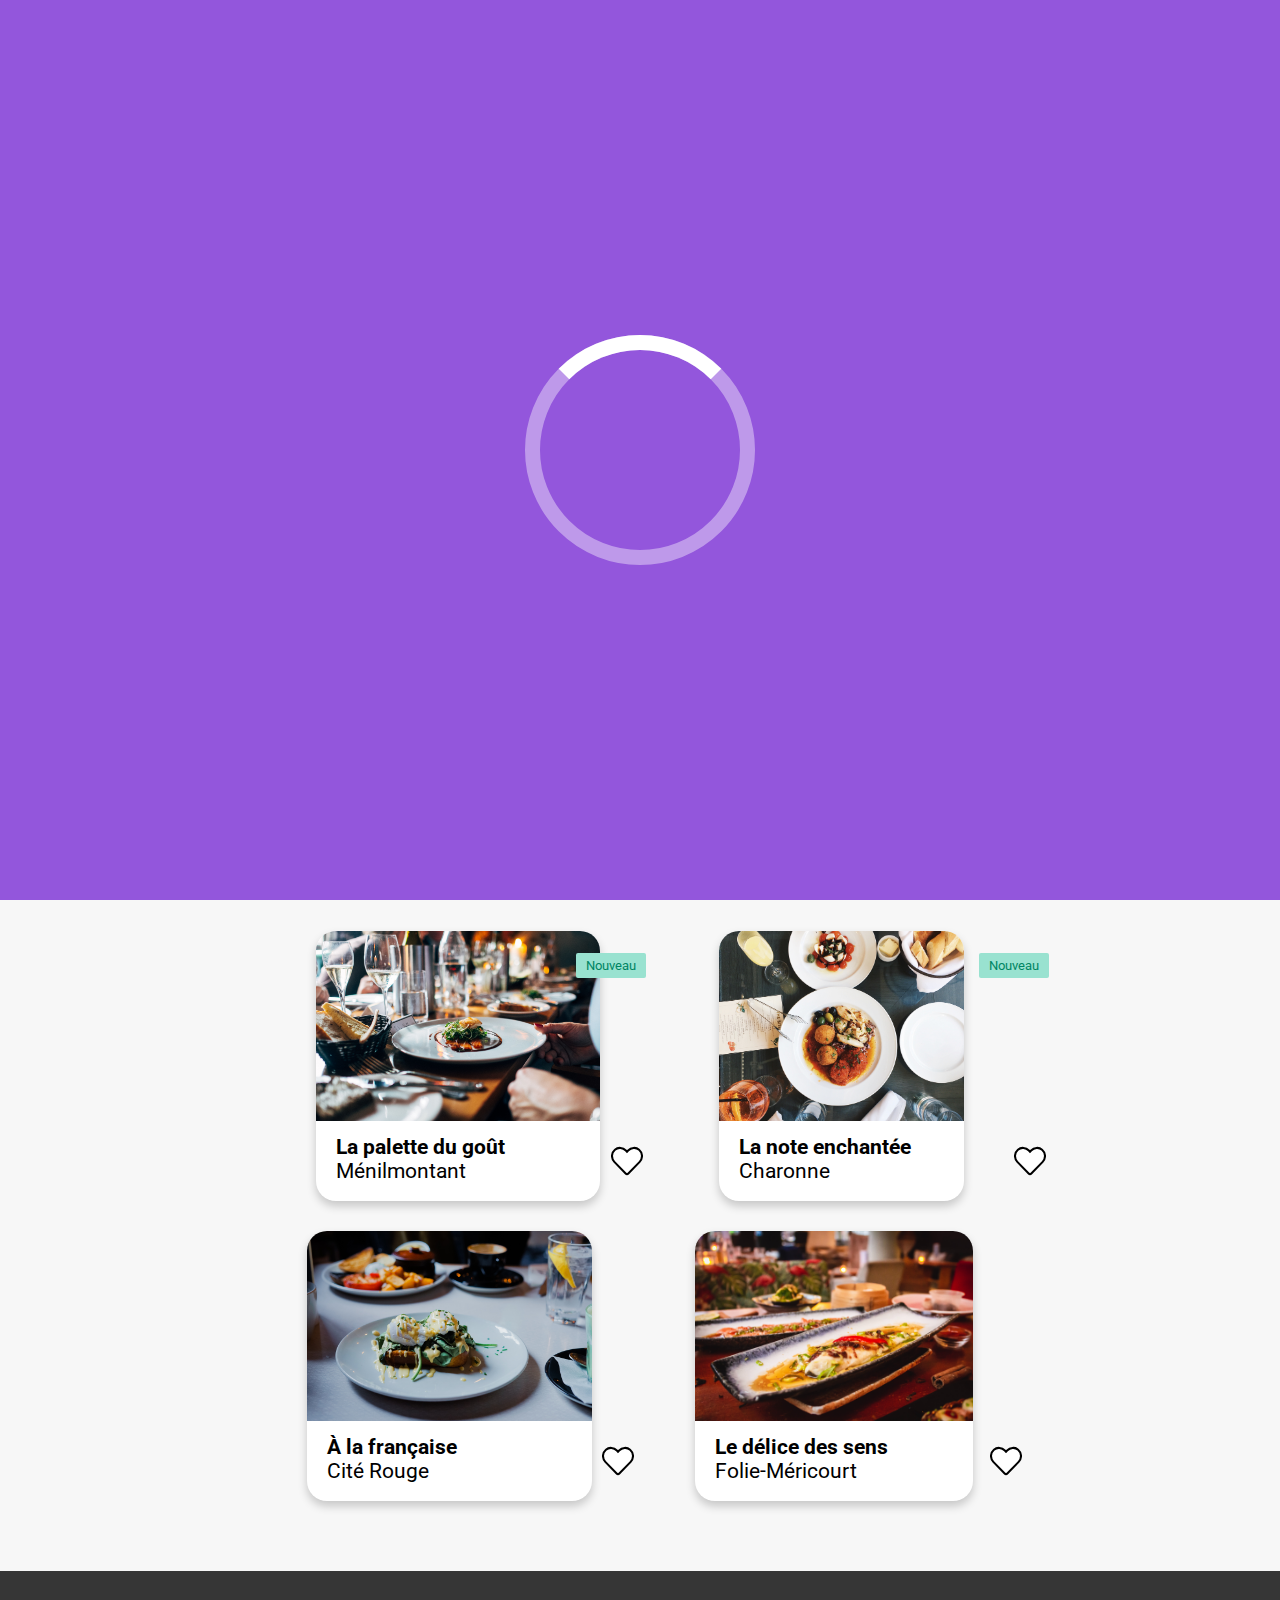
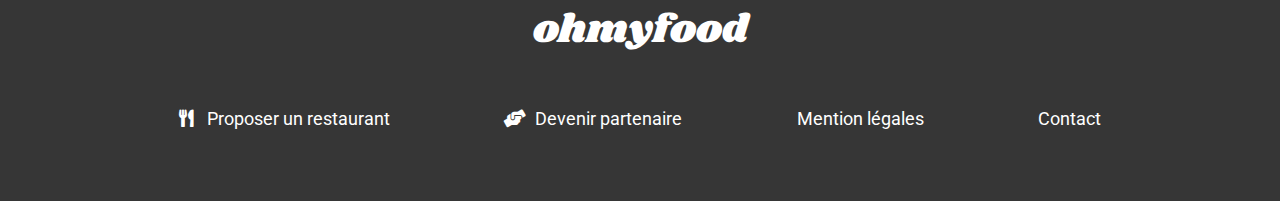
<file: index.html>
<!DOCTYPE html>
<html lang="en">
  <head>
    <meta name="viewport" content="width=device-width, initial-scale=1.0" />
    <link rel="stylesheet" href="style.css" />
    <link rel="stylesheet" href="logo/css/all.min.css" />
    <meta charset="UTF-8" />
    <title>Accueil</title>
  </head>
  <body>
    <div class="loader_container">
      <span class="loader loader-quart"></span>
    </div>
    <div class="display-loaded-content">
      <header class="header">
        <h1 class="header__title">Ohmyfood</h1>
      </header>
      <div class="localisation">
        <div class="localisation__element">
          <i class="fas fa-map-marker-alt"></i>
          <p>Paris, Belleville</p>
        </div>
      </div>
      <div class="introduction">
        <div class="introduction__element">
          <h2>Réservez le menu qui vous convient</h2>
          <p>
            Découvrez des restaurants d'exception, sélectionnes par nos soins
          </p>
          <button type="button" class="btn_principal">
            Explorer nos restaurants
          </button>
        </div>
      </div>
      <section class="fonctionnement">
        <h2 class="fonctionnement__title">Fonctionnement</h2>
        <div class="fonctionnement__container">
          <div class="fonctionnement__card">
            <div class="fonctionnement__content">
              <p class="number">1</p>
              <i class="fas fa-mobile-alt"></i>
              <p>Choisissez un restaurant</p>
            </div>
          </div>
          <div class="fonctionnement__card">
            <div class="fonctionnement__content">
              <p class="number">2</p>
              <i class="fas fa-bars"></i>
              <p>Composez votre menu &nbsp;</p>
            </div>
          </div>
          <div class="fonctionnement__card">
            <div class="fonctionnement__content">
              <p class="number">3</p>
              <i class="fas fa-store"></i>
              <p>Dégustez au restaurant</p>
            </div>
          </div>
        </div>
      </section>
      <section class="restaurant">
        <h2 class="restaurant__title">Restaurant</h2>
        <div class="restaurant__container">
          <div class="restaurant__card">
            <a href="html/la-palette-du-gout.html">
              <img
                src="images/restaurants/palette.jpg"
                alt="La palette du goût"
                title="La palette du goût"
                class="restaurant__image"
              />
              <div class="restaurant__description">
                <div>
                  <p>La palette du goût</p>
                  <p>Ménilmontant</p>
                </div>
              </div>
              <p class="new">Nouveau</p>
            </a>
            <label class="heart-icon"
              ><input type="checkbox" />
              <span
                ><svg
                  class="svg-inline--fa fa-heart fa-w-16 heart-position empty"
                  xmlns="http://www.w3.org/2000/svg"
                  viewBox="0 0 512 512"
                >
                  <path
                    d="M462.3 62.6C407.5 15.9 326 24.3 275.7 76.2L256 96.5l-19.7-20.3C186.1 24.3 104.5 15.9 49.7 62.6c-62.8 53.6-66.1 149.8-9.9 207.9l193.5 199.8c12.5 12.9 32.8 12.9 45.3 0l193.5-199.8c56.3-58.1 53-154.3-9.8-207.9z"
                  ></path>
                </svg>
                <svg
                  class="svg-inline--fa fa-heart fa-w-16 heart-position full"
                  xmlns="http://www.w3.org/2000/svg"
                  viewBox="0 0 512 512"
                >
                  <linearGradient id="svg__fill__color" x2="1" y2="1">
                    <stop offset="0%" stop-color="#cc0066" />
                    <stop offset="100%" stop-color="#cc0000" />
                  </linearGradient>
                  <path
                    d="M462.3 62.6C407.5 15.9 326 24.3 275.7 76.2L256 96.5l-19.7-20.3C186.1 24.3 104.5 15.9 49.7 62.6c-62.8 53.6-66.1 149.8-9.9 207.9l193.5 199.8c12.5 12.9 32.8 12.9 45.3 0l193.5-199.8c56.3-58.1 53-154.3-9.8-207.9z"
                  ></path>
                </svg>
              </span>
            </label>
          </div>
          <div class="restaurant__card">
            <a href="html/la-note-enchantee.html">
              <img
                src="images/restaurants/note.jpg"
                alt="La note enchantée"
                title="La note enchantée"
                class="restaurant__image"
              />
              <div class="restaurant__description">
                <div>
                  <p>La note enchantée</p>
                  <p>Charonne</p>
                </div>
              </div>
              <p class="new">Nouveau</p>
            </a>
            <label class="heart-icon"
              ><input type="checkbox" />
              <span
                ><svg
                  class="svg-inline--fa fa-heart fa-w-16 heart-position empty"
                  xmlns="http://www.w3.org/2000/svg"
                  viewBox="0 0 512 512"
                >
                  <path
                    d="M462.3 62.6C407.5 15.9 326 24.3 275.7 76.2L256 96.5l-19.7-20.3C186.1 24.3 104.5 15.9 49.7 62.6c-62.8 53.6-66.1 149.8-9.9 207.9l193.5 199.8c12.5 12.9 32.8 12.9 45.3 0l193.5-199.8c56.3-58.1 53-154.3-9.8-207.9z"
                  ></path>
                </svg>
                <svg
                  class="svg-inline--fa fa-heart fa-w-16 heart-position full"
                  xmlns="http://www.w3.org/2000/svg"
                  viewBox="0 0 512 512"
                >
                  <path
                    d="M462.3 62.6C407.5 15.9 326 24.3 275.7 76.2L256 96.5l-19.7-20.3C186.1 24.3 104.5 15.9 49.7 62.6c-62.8 53.6-66.1 149.8-9.9 207.9l193.5 199.8c12.5 12.9 32.8 12.9 45.3 0l193.5-199.8c56.3-58.1 53-154.3-9.8-207.9z"
                  ></path>
                </svg>
              </span>
            </label>
          </div>
          <div class="restaurant__card">
            <a href="html/a-la-francaise.html">
              <img
                src="images/restaurants/fr.jpg"
                alt="À la française"
                title="À la française"
                class="restaurant__image"
              />
              <div class="restaurant__description">
                <div>
                  <p>À la française</p>
                  <p>Cité Rouge</p>
                </div>
              </div>
            </a>
            <label class="heart-icon"
              ><input type="checkbox" />
              <span
                ><svg
                  class="svg-inline--fa fa-heart fa-w-16 heart-position empty"
                  xmlns="http://www.w3.org/2000/svg"
                  viewBox="0 0 512 512"
                >
                  <path
                    d="M462.3 62.6C407.5 15.9 326 24.3 275.7 76.2L256 96.5l-19.7-20.3C186.1 24.3 104.5 15.9 49.7 62.6c-62.8 53.6-66.1 149.8-9.9 207.9l193.5 199.8c12.5 12.9 32.8 12.9 45.3 0l193.5-199.8c56.3-58.1 53-154.3-9.8-207.9z"
                  ></path>
                </svg>
                <svg
                  class="svg-inline--fa fa-heart fa-w-16 heart-position full"
                  xmlns="http://www.w3.org/2000/svg"
                  viewBox="0 0 512 512"
                >
                  <path
                    d="M462.3 62.6C407.5 15.9 326 24.3 275.7 76.2L256 96.5l-19.7-20.3C186.1 24.3 104.5 15.9 49.7 62.6c-62.8 53.6-66.1 149.8-9.9 207.9l193.5 199.8c12.5 12.9 32.8 12.9 45.3 0l193.5-199.8c56.3-58.1 53-154.3-9.8-207.9z"
                  ></path>
                </svg>
              </span>
            </label>
          </div>
          <div class="restaurant__card">
            <a href="html/le-delice-des-sens.html">
              <img
                src="images/restaurants/sens.jpg"
                alt="Le délice des sens"
                title="Le délice des sens"
                class="restaurant__image"
              />
              <div class="restaurant__description">
                <div>
                  <p>Le délice des sens</p>
                  <p>Folie-Méricourt</p>
                </div>
              </div>
            </a>
            <label class="heart-icon"
              ><input type="checkbox" />
              <span
                ><svg
                  class="svg-inline--fa fa-heart fa-w-16 heart-position empty"
                  xmlns="http://www.w3.org/2000/svg"
                  viewBox="0 0 512 512"
                >
                  <path
                    d="M462.3 62.6C407.5 15.9 326 24.3 275.7 76.2L256 96.5l-19.7-20.3C186.1 24.3 104.5 15.9 49.7 62.6c-62.8 53.6-66.1 149.8-9.9 207.9l193.5 199.8c12.5 12.9 32.8 12.9 45.3 0l193.5-199.8c56.3-58.1 53-154.3-9.8-207.9z"
                  ></path>
                </svg>
                <svg
                  class="svg-inline--fa fa-heart fa-w-16 heart-position full"
                  xmlns="http://www.w3.org/2000/svg"
                  viewBox="0 0 512 512"
                >
                  <path
                    d="M462.3 62.6C407.5 15.9 326 24.3 275.7 76.2L256 96.5l-19.7-20.3C186.1 24.3 104.5 15.9 49.7 62.6c-62.8 53.6-66.1 149.8-9.9 207.9l193.5 199.8c12.5 12.9 32.8 12.9 45.3 0l193.5-199.8c56.3-58.1 53-154.3-9.8-207.9z"
                  ></path>
                </svg>
              </span>
            </label>
          </div>
        </div>
      </section>
      <footer class="footer">
        <p class="footer__title">ohmyfood</p>
        <ul>
          <li class="footer__li">
            <a href="#"
              ><span><i class="fas fa-utensils"></i></span> Proposer un
              restaurant</a
            >
          </li>
          <li class="footer__li">
            <a href="#"
              ><span><i class="fas fa-hands-helping"></i></span> Devenir
              partenaire</a
            >
          </li>
          <li><a href="#">Mention légales</a></li>
          <li><a href="#">Contact</a></li>
        </ul>
      </footer>
    </div>
  </body>
</html>
</file>
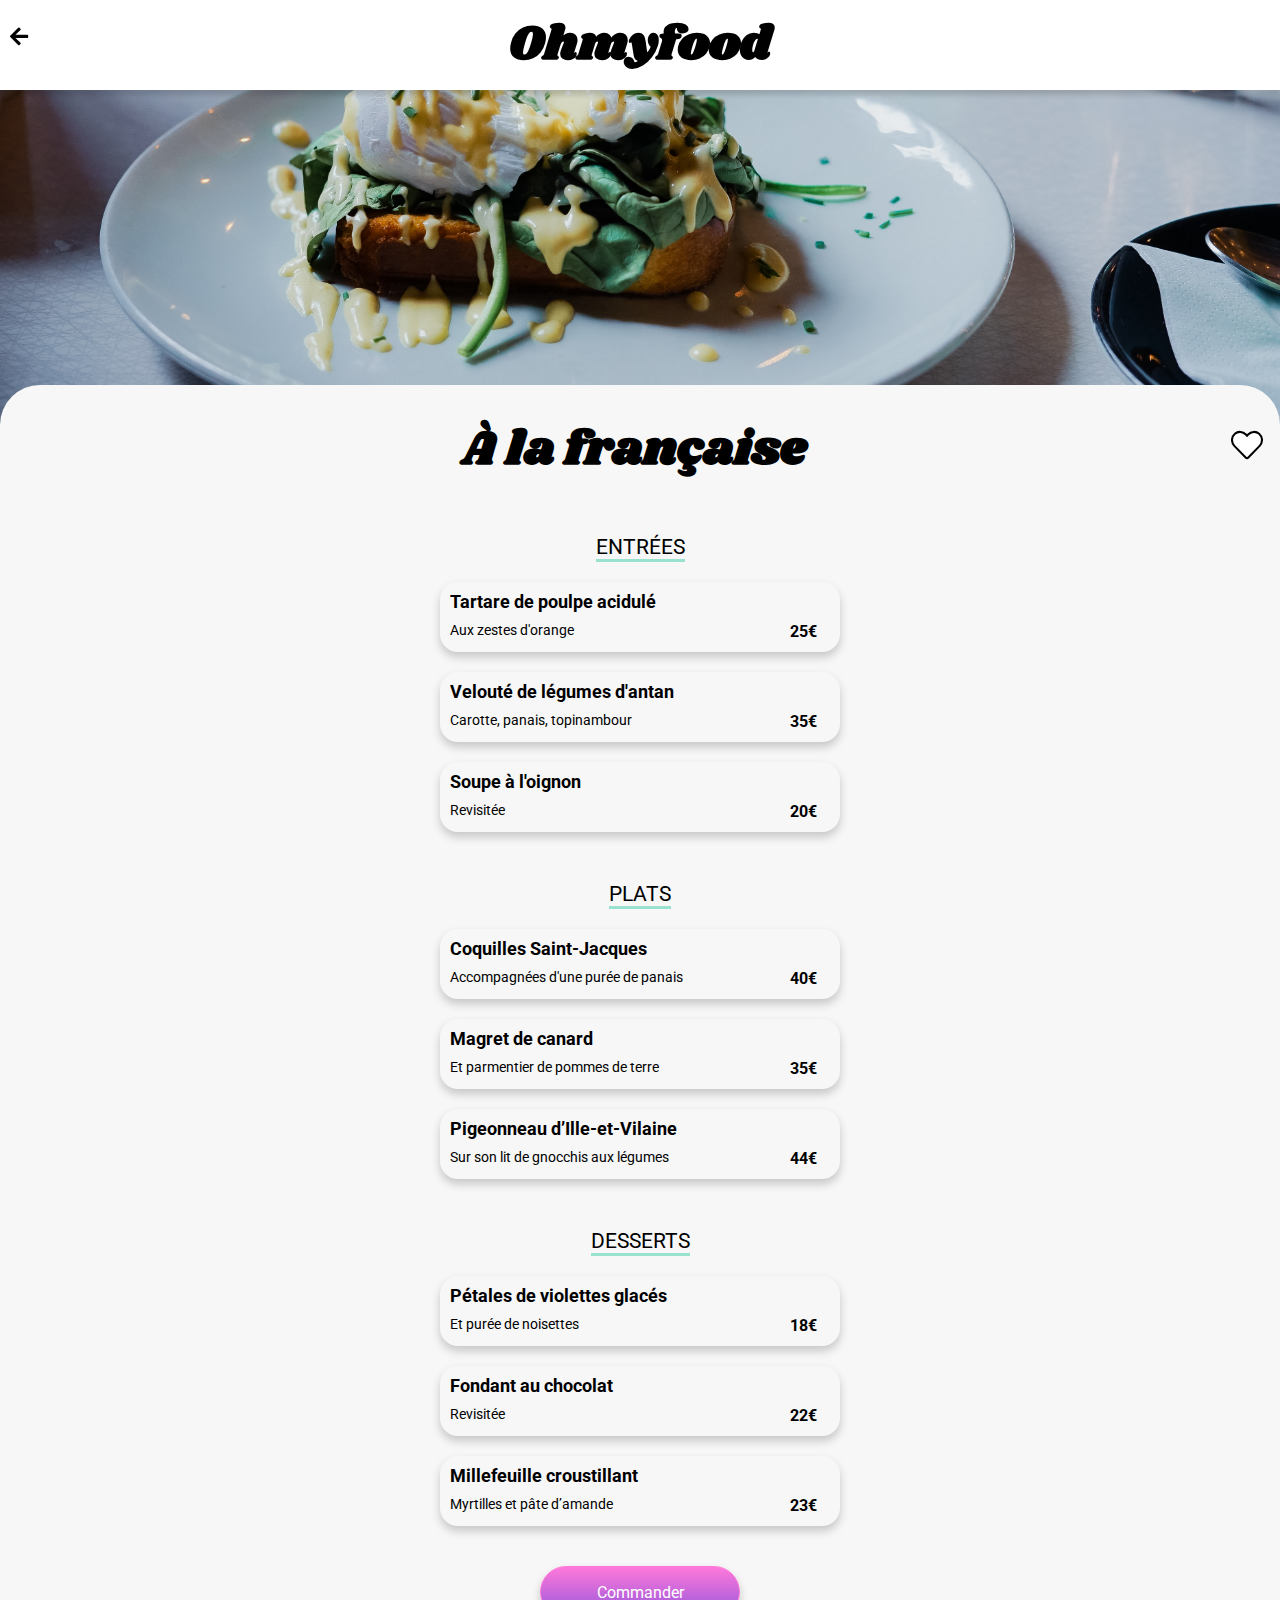
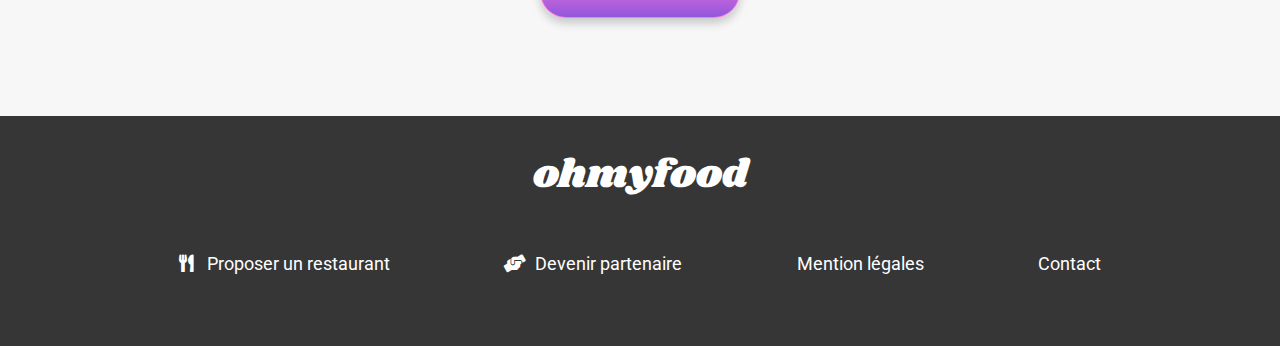
<file: html/a-la-francaise.html>
<!DOCTYPE html>
<html lang="en">
  <head>
    <link rel="stylesheet" href="../style.css" />
    <meta name="viewport" content="width=device-width, initial-scale=1.0" />
    <link rel="stylesheet" href="../logo/css/all.min.css" />
    <meta charset="UTF-8" />
    <title>À la française</title>
  </head>
  <body>
    <header class="header header--menu">
      <a href="../index.html"><i class="fas fa-arrow-left"></i></a>
      <h1 class="header__title">Ohmyfood</h1>
    </header>
    <div class="menu_background background--image--three"></div>
    <section class="menu">
      <div class="menu__title">
        <h1 class="menu__title__element">À la française</h1>
        <label class="heart-icon-menu"
          ><input type="checkbox" />
          <span
            ><svg
              class="svg-inline--fa fa-heart fa-w-16 empty"
              xmlns="http://www.w3.org/2000/svg"
              viewBox="0 0 512 512"
            >
              <path
                d="M462.3 62.6C407.5 15.9 326 24.3 275.7 76.2L256 96.5l-19.7-20.3C186.1 24.3 104.5 15.9 49.7 62.6c-62.8 53.6-66.1 149.8-9.9 207.9l193.5 199.8c12.5 12.9 32.8 12.9 45.3 0l193.5-199.8c56.3-58.1 53-154.3-9.8-207.9z"
              ></path>
            </svg>
            <svg
              class="svg-inline--fa fa-heart fa-w-16 full"
              xmlns="http://www.w3.org/2000/svg"
              viewBox="0 0 512 512"
            >
              <linearGradient id="svg__fill__color" x2="1" y2="1">
                <stop offset="0%" stop-color="#cc0066" />
                <stop offset="100%" stop-color="#cc0000" />
              </linearGradient>
              <path
                d="M462.3 62.6C407.5 15.9 326 24.3 275.7 76.2L256 96.5l-19.7-20.3C186.1 24.3 104.5 15.9 49.7 62.6c-62.8 53.6-66.1 149.8-9.9 207.9l193.5 199.8c12.5 12.9 32.8 12.9 45.3 0l193.5-199.8c56.3-58.1 53-154.3-9.8-207.9z"
              ></path>
            </svg>
          </span>
        </label>
      </div>
      <div class="menu__part">
        <h2 class="menu__part__title">ENTRÉES</h2>
        <label class="menu__card">
          <input type="checkbox" name="test" /><span class="slide_check">
            <i class="fas fa-check-circle"></i></span
          ><span class="description">
            <span class="upper">Tartare de poulpe acidulé</span>
            <span class="lower"
              ><span class="lower-text">Aux zestes d'orange</span>
              <span class="price">25€</span>
            </span>
          </span>
        </label>
        <label class="menu__card"
          ><input type="checkbox" name="test" /><span class="slide_check">
            <i class="fas fa-check-circle"></i></span
          ><span class="description"
            ><span class="upper">Velouté de légumes d'antan</span>
            <span class="lower"
              ><span class="lower-text"> Carotte, panais, topinambour</span
              ><span class="price">35€</span></span
            >
          </span>
        </label>
        <label class="menu__card">
          <input type="checkbox" name="test" /><span class="slide_check">
            <i class="fas fa-check-circle"></i></span
          ><span class="description"
            ><span class="upper">Soupe à l'oignon</span>
            <span class="lower">
              <span class="lower-text">Revisitée</span>
              <span class="price">20€</span>
            </span>
          </span>
        </label>
      </div>
      <div class="menu__part">
        <h2 class="menu__part__title">PLATS</h2>
        <label class="menu__card"
          ><input type="checkbox" name="test" /><span class="slide_check">
            <i class="fas fa-check-circle"></i></span
          ><span class="description"
            ><span class="upper">Coquilles Saint-Jacques</span>
            <span class="lower"
              ><span class="lower-text">
                Accompagnées d'une purée de panais </span
              ><span class="price">40€</span></span
            >
          </span>
        </label>
        <label class="menu__card"
          ><input type="checkbox" name="test" /><span class="slide_check">
            <i class="fas fa-check-circle"></i></span
          ><span class="description"
            ><span class="upper">Magret de canard</span>
            <span class="lower"
              ><span class="lower-text">Et parmentier de pommes de terre</span>
              <span class="price">35€</span></span
            >
          </span>
        </label>
        <label class="menu__card"
          ><input type="checkbox" name="test" /><span class="slide_check">
            <i class="fas fa-check-circle"></i></span
          ><span class="description"
            ><span class="upper"> Pigeonneau d’Ille-et-Vilaine</span>
            <span class="lower"
              ><span class="lower-text"
                >Sur son lit de gnocchis aux légumes</span
              ><span class="price">44€</span>
            </span>
          </span>
        </label>
      </div>
      <div class="menu__part">
        <h2 class="menu__part__title">DESSERTS</h2>
        <label class="menu__card"
          ><input type="checkbox" name="test" /><span class="slide_check">
            <i class="fas fa-check-circle"></i></span
          ><span class="description"
            ><span class="upper">Pétales de violettes glacés</span>
            <span class="lower"
              ><span class="lower-text">Et purée de noisettes</span>
              <span class="price">18€</span></span
            >
          </span>
        </label>
        <label class="menu__card"
          ><input type="checkbox" name="test" /><span class="slide_check">
            <i class="fas fa-check-circle"></i></span
          ><span class="description"
            ><span class="upper">Fondant au chocolat</span>
            <span class="lower">
              <span class="lower-text">Revisitée</span>
              <span class="price">22€</span></span
            >
          </span>
        </label>
        <label class="menu__card">
          <input type="checkbox" name="test" />
          <span class="slide_check">
            <i class="fas fa-check-circle"></i>
          </span>
          <span class="description">
            <span class="upper">Millefeuille croustillant</span>
            <span class="lower">
              <span class="lower-text">Myrtilles et pâte d’amande</span>
              <span class="price">23€</span>
            </span>
          </span>
        </label>
      </div>
      <div class="menu__order">
        <button type="submit" class="btn_principal">Commander</button>
      </div>
    </section>
    <footer class="footer">
      <p class="footer__title">ohmyfood</p>
      <ul>
        <li class="footer__li">
          <a href="#"
            ><span><i class="fas fa-utensils"></i></span> Proposer un
            restaurant</a
          >
        </li>
        <li class="footer__li">
          <a href="#"
            ><span><i class="fas fa-hands-helping"></i></span> Devenir
            partenaire</a
          >
        </li>
        <li><a href="#">Mention légales</a></li>
        <li><a href="#">Contact</a></li>
      </ul>
    </footer>
  </body>
</html>
</file>
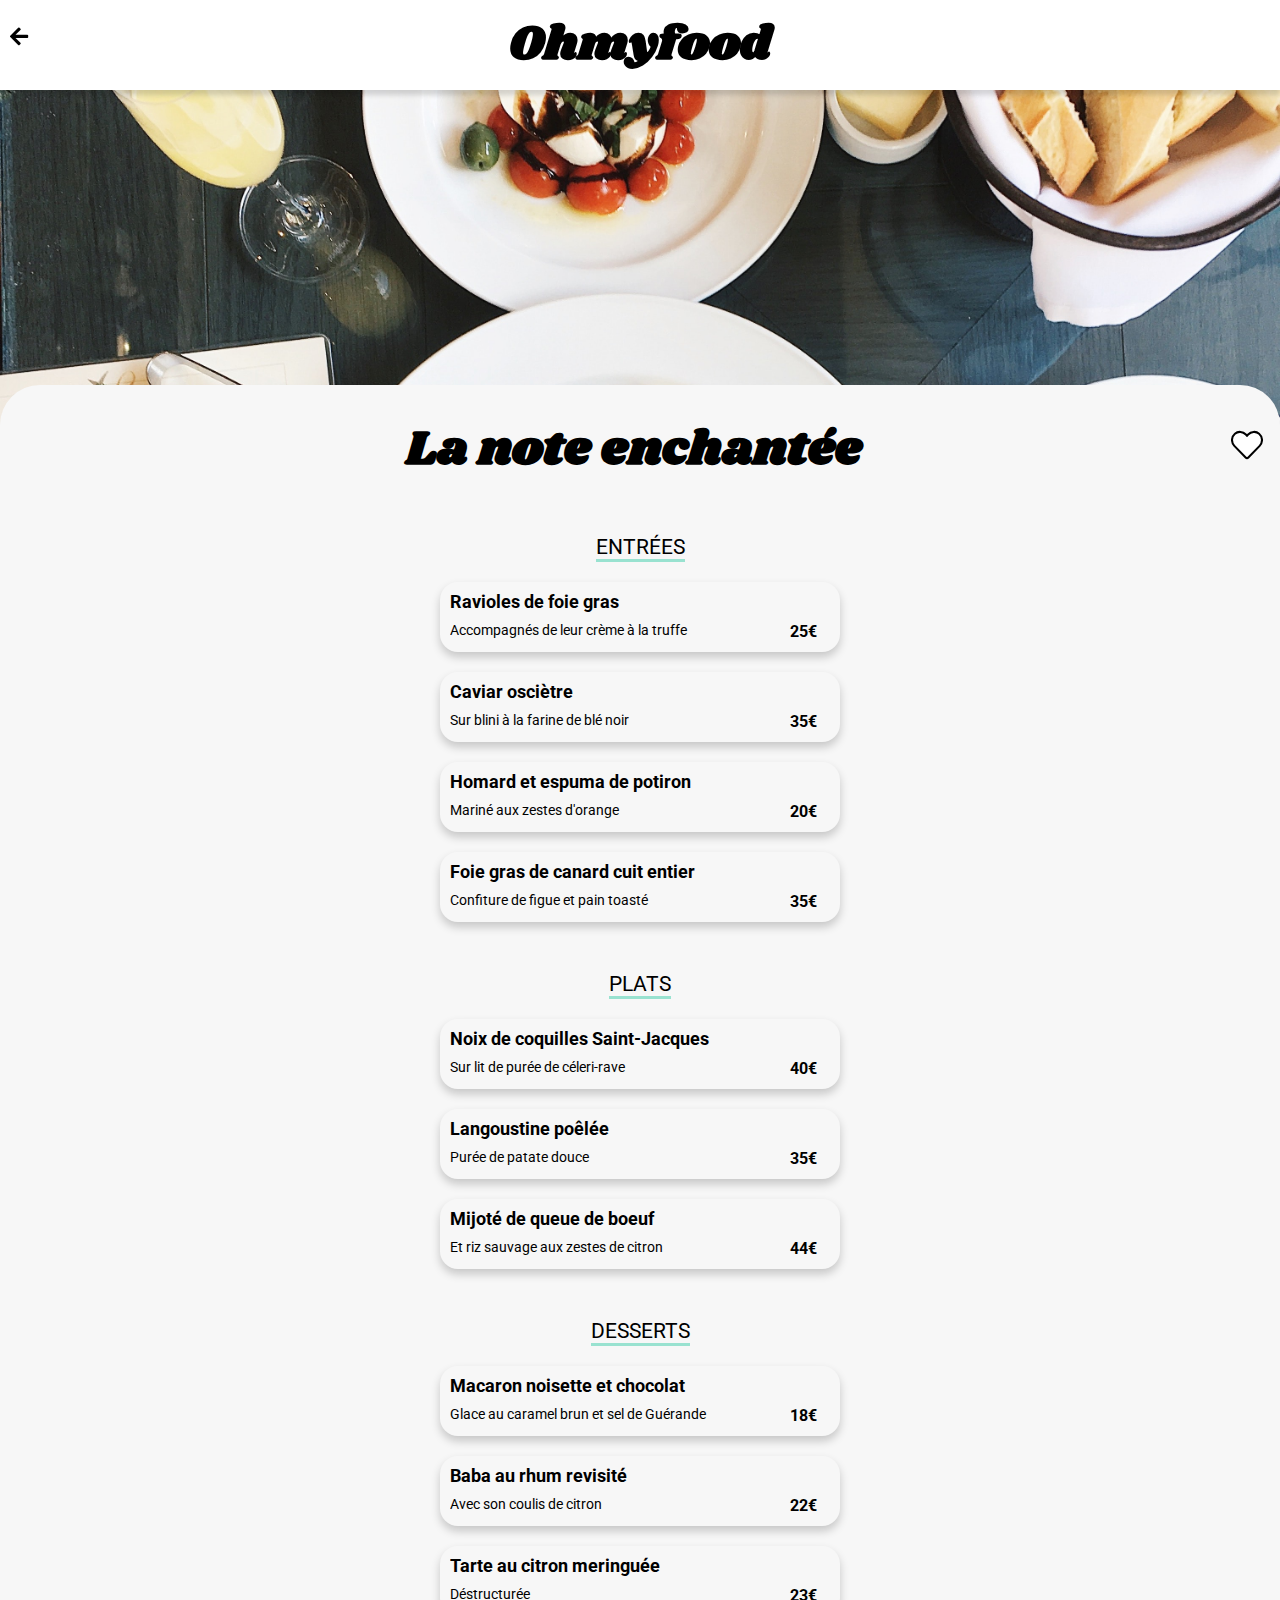
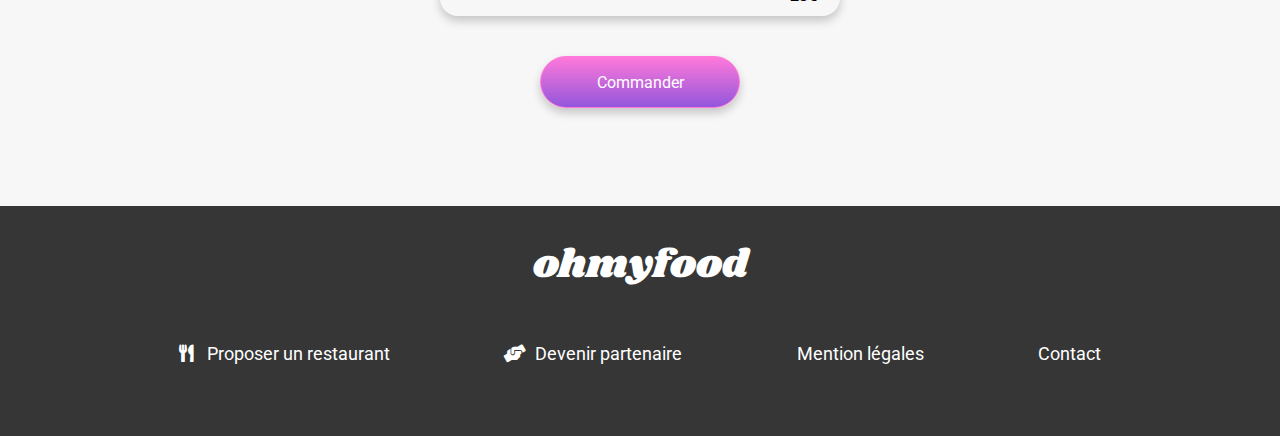
<file: html/la-note-enchantee.html>
<!DOCTYPE html>
<html lang="en">
  <head>
    <link rel="stylesheet" href="../style.css" />
    <meta name="viewport" content="width=device-width, initial-scale=1.0" />
    <link rel="stylesheet" href="../logo/css/all.min.css" />
    <meta charset="UTF-8" />
    <title>À la française</title>
  </head>
  <body>
    <header class="header header--menu">
      <a href="../index.html"><i class="fas fa-arrow-left"></i></a>
      <h1 class="header__title">Ohmyfood</h1>
    </header>
    <div class="menu_background background--image--two"></div>
    <section class="menu">
      <div class="menu__title">
        <h2 class="menu__title__element">La note enchantée</h2>
        <label class="heart-icon-menu"
          ><input type="checkbox" />
          <span
            ><svg
              class="svg-inline--fa fa-heart fa-w-16 empty"
              xmlns="http://www.w3.org/2000/svg"
              viewBox="0 0 512 512"
            >
              <path
                d="M462.3 62.6C407.5 15.9 326 24.3 275.7 76.2L256 96.5l-19.7-20.3C186.1 24.3 104.5 15.9 49.7 62.6c-62.8 53.6-66.1 149.8-9.9 207.9l193.5 199.8c12.5 12.9 32.8 12.9 45.3 0l193.5-199.8c56.3-58.1 53-154.3-9.8-207.9z"
              ></path>
            </svg>
            <svg
              class="svg-inline--fa fa-heart fa-w-16 full"
              xmlns="http://www.w3.org/2000/svg"
              viewBox="0 0 512 512"
            >
              <linearGradient id="svg__fill__color" x2="1" y2="1">
                <stop offset="0%" stop-color="#cc0066" />
                <stop offset="100%" stop-color="#cc0000" />
              </linearGradient>
              <path
                d="M462.3 62.6C407.5 15.9 326 24.3 275.7 76.2L256 96.5l-19.7-20.3C186.1 24.3 104.5 15.9 49.7 62.6c-62.8 53.6-66.1 149.8-9.9 207.9l193.5 199.8c12.5 12.9 32.8 12.9 45.3 0l193.5-199.8c56.3-58.1 53-154.3-9.8-207.9z"
              ></path>
            </svg>
          </span>
        </label>
      </div>
      <ul class="menu__part">
        <li class="menu__part__title">ENTRÉES</li>
        <li>
          <label class="menu__card">
            <input type="checkbox" name="test" /><span class="slide_check">
              <i class="fas fa-check-circle"></i></span
            ><span class="description">
              <span class="upper">Ravioles de foie gras </span>
              <span class="lower"
                ><span class="lower-text"
                  >Accompagnés de leur crème à la truffe</span
                >
                <span class="price">25€</span>
              </span>
            </span>
          </label>
        </li>
        <li>
          <label class="menu__card"
            ><input type="checkbox" name="test" /><span class="slide_check">
              <i class="fas fa-check-circle"></i></span
            ><span class="description"
              ><span class="upper">Caviar osciètre </span>
              <span class="lower"
                ><span class="lower-text">
                  Sur blini à la farine de blé noir</span
                ><span class="price">35€</span></span
              >
            </span>
          </label>
        </li>
        <li>
          <label class="menu__card">
            <input type="checkbox" name="test" /><span class="slide_check">
              <i class="fas fa-check-circle"></i></span
            ><span class="description"
              ><span class="upper">Homard et espuma de potiron</span>
              <span class="lower">
                <span class="lower-text">Mariné aux zestes d'orange</span>
                <span class="price">20€</span>
              </span>
            </span>
          </label>
        </li>
        <li>
          <label class="menu__card">
            <input type="checkbox" name="test" /><span class="slide_check">
              <i class="fas fa-check-circle"></i></span
            ><span class="description"
              ><span class="upper">Foie gras de canard cuit entier</span>
              <span class="lower">
                <span class="lower-text"
                  >Confiture de figue et pain toasté</span
                >
                <span class="price">35€</span>
              </span>
            </span>
          </label>
        </li>
      </ul>
      <ul class="menu__part">
        <li class="menu__part__title">PLATS</li>
        <li>
          <label class="menu__card"
            ><input type="checkbox" name="test" /><span class="slide_check">
              <i class="fas fa-check-circle"></i></span
            ><span class="description"
              ><span class="upper">Noix de coquilles Saint-Jacques</span>
              <span class="lower"
                ><span class="lower-text"> Sur lit de purée de céleri-rave</span
                ><span class="price">40€</span></span
              >
            </span>
          </label>
        </li>
        <li>
          <label class="menu__card"
            ><input type="checkbox" name="test" /><span class="slide_check">
              <i class="fas fa-check-circle"></i></span
            ><span class="description"
              ><span class="upper">Langoustine poêlée</span>
              <span class="lower"
                ><span class="lower-text">Purée de patate douce</span>
                <span class="price">35€</span></span
              >
            </span>
          </label>
        </li>
        <li>
          <label class="menu__card"
            ><input type="checkbox" name="test" /><span class="slide_check">
              <i class="fas fa-check-circle"></i></span
            ><span class="description"
              ><span class="upper"> Mijoté de queue de boeuf </span>
              <span class="lower"
                ><span class="lower-text"
                  >Et riz sauvage aux zestes de citron</span
                ><span class="price">44€</span>
              </span>
            </span>
          </label>
        </li>
      </ul>
      <ul class="menu__part">
        <li class="menu__part__title">DESSERTS</li>
        <li>
          <label class="menu__card"
            ><input type="checkbox" name="test" /><span class="slide_check">
              <i class="fas fa-check-circle"></i></span
            ><span class="description"
              ><span class="upper">Macaron noisette et chocolat</span>
              <span class="lower"
                ><span class="lower-text"
                  >Glace au caramel brun et sel de Guérande</span
                >
                <span class="price">18€</span></span
              >
            </span>
          </label>
        </li>
        <li>
          <label class="menu__card"
            ><input type="checkbox" name="test" /><span class="slide_check">
              <i class="fas fa-check-circle"></i></span
            ><span class="description"
              ><span class="upper">Baba au rhum revisité </span>
              <span class="lower">
                <span class="lower-text">Avec son coulis de citron</span>
                <span class="price">22€</span></span
              >
            </span>
          </label>
        </li>
        <li>
          <label class="menu__card">
            <input type="checkbox" name="test" />
            <span class="slide_check">
              <i class="fas fa-check-circle"></i>
            </span>
            <span class="description">
              <span class="upper">Tarte au citron meringuée </span>
              <span class="lower">
                <span class="lower-text">Déstructurée</span>
                <span class="price">23€</span>
              </span>
            </span>
          </label>
        </li>
      </ul>
      <div class="menu__order">
        <button type="submit" class="btn_principal">Commander</button>
      </div>
    </section>
    <footer class="footer">
      <p class="footer__title">ohmyfood</p>
      <ul>
        <li class="footer__li">
          <a href="#"
            ><span><i class="fas fa-utensils"></i></span> Proposer un
            restaurant</a
          >
        </li>
        <li class="footer__li">
          <a href="#"
            ><span><i class="fas fa-hands-helping"></i></span> Devenir
            partenaire</a
          >
        </li>
        <li><a href="#">Mention légales</a></li>
        <li><a href="#">Contact</a></li>
      </ul>
    </footer>
  </body>
</html>
</file>
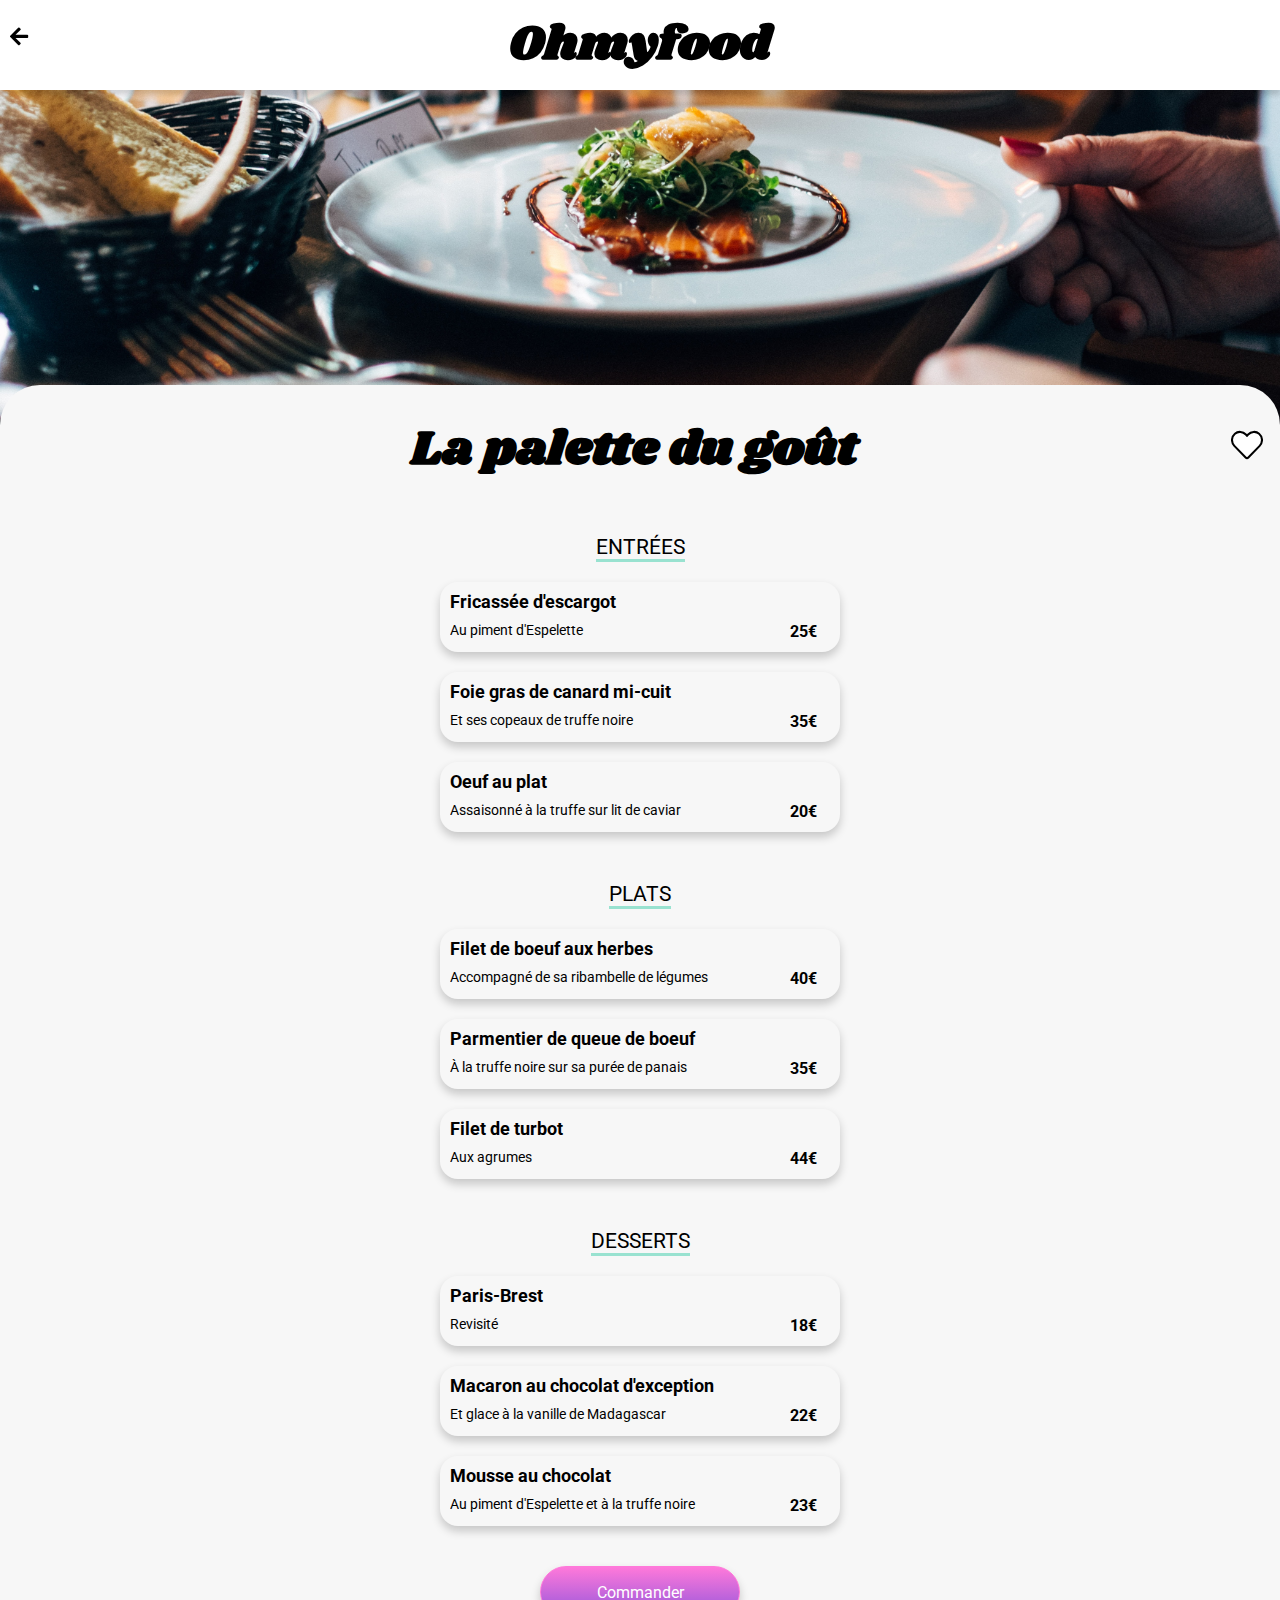
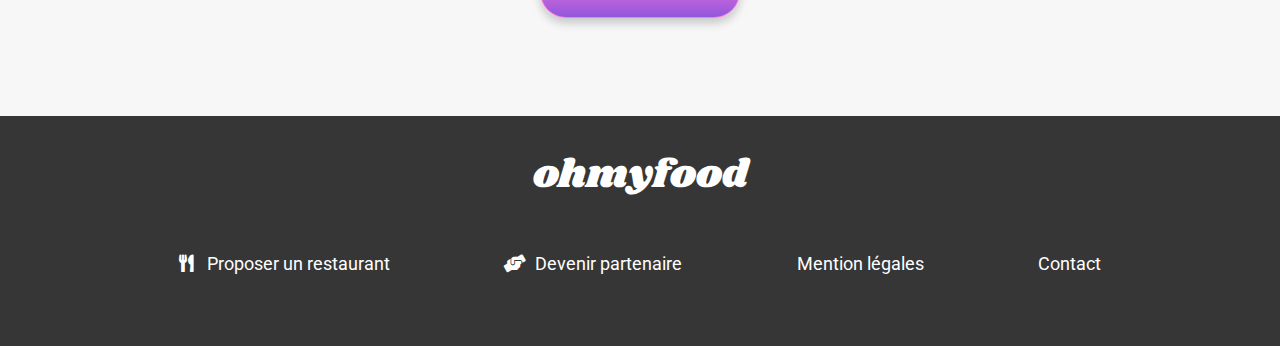
<file: html/la-palette-du-gout.html>
<!DOCTYPE html>
<html lang="en">
  <head>
    <link rel="stylesheet" href="../style.css" />
    <meta name="viewport" content="width=device-width, initial-scale=1.0" />
    <link rel="stylesheet" href="../logo/css/all.min.css" />
    <meta charset="UTF-8" />
    <title>La palette du goût</title>
  </head>
  <body>
    <header class="header header--menu">
      <a href="../index.html"><i class="fas fa-arrow-left"></i></a>
      <h1 class="header__title">Ohmyfood</h1>
    </header>
    <div class="menu_background background--image--one"></div>
    <section class="menu">
      <div class="menu__title">
        <h2 class="menu__title__element">La palette du goût</h2>
        <label class="heart-icon-menu"
          ><input type="checkbox" />
          <span
            ><svg
              class="svg-inline--fa fa-heart fa-w-16 empty"
              xmlns="http://www.w3.org/2000/svg"
              viewBox="0 0 512 512"
            >
              <path
                d="M462.3 62.6C407.5 15.9 326 24.3 275.7 76.2L256 96.5l-19.7-20.3C186.1 24.3 104.5 15.9 49.7 62.6c-62.8 53.6-66.1 149.8-9.9 207.9l193.5 199.8c12.5 12.9 32.8 12.9 45.3 0l193.5-199.8c56.3-58.1 53-154.3-9.8-207.9z"
              ></path>
            </svg>
            <svg
              class="svg-inline--fa fa-heart fa-w-16 full"
              xmlns="http://www.w3.org/2000/svg"
              viewBox="0 0 512 512"
            >
              <linearGradient id="svg__fill__color" x2="1" y2="1">
                <stop offset="0%" stop-color="#cc0066" />
                <stop offset="100%" stop-color="#cc0000" />
              </linearGradient>
              <path
                d="M462.3 62.6C407.5 15.9 326 24.3 275.7 76.2L256 96.5l-19.7-20.3C186.1 24.3 104.5 15.9 49.7 62.6c-62.8 53.6-66.1 149.8-9.9 207.9l193.5 199.8c12.5 12.9 32.8 12.9 45.3 0l193.5-199.8c56.3-58.1 53-154.3-9.8-207.9z"
              ></path>
            </svg>
          </span>
        </label>
      </div>
      <ul class="menu__part">
        <li class="menu__part__title">ENTRÉES</li>
        <li>
          <label class="menu__card">
            <input type="checkbox" name="test" /><span class="slide_check">
              <i class="fas fa-check-circle"></i></span
            ><span class="description">
              <span class="upper">Fricassée d'escargot</span>
              <span class="lower"
                ><span class="lower-text">Au piment d'Espelette </span>
                <span class="price">25€</span>
              </span>
            </span>
          </label>
        </li>
        <li>
          <label class="menu__card"
            ><input type="checkbox" name="test" /><span class="slide_check">
              <i class="fas fa-check-circle"></i></span
            ><span class="description"
              ><span class="upper">Foie gras de canard mi-cuit</span>
              <span class="lower"
                ><span class="lower-text"> Et ses copeaux de truffe noire</span
                ><span class="price">35€</span></span
              >
            </span>
          </label>
        </li>
        <li>
          <label class="menu__card">
            <input type="checkbox" name="test" /><span class="slide_check">
              <i class="fas fa-check-circle"></i></span
            ><span class="description"
              ><span class="upper">Oeuf au plat</span>
              <span class="lower">
                <span class="lower-text"
                  >Assaisonné à la truffe sur lit de caviar</span
                >
                <span class="price">20€</span>
              </span>
            </span>
          </label>
        </li>
      </ul>
      <ul class="menu__part">
        <li class="menu__part__title">PLATS</li>
        <li>
          <label class="menu__card"
            ><input type="checkbox" name="test" /><span class="slide_check">
              <i class="fas fa-check-circle"></i></span
            ><span class="description"
              ><span class="upper">Filet de boeuf aux herbes</span>
              <span class="lower"
                ><span class="lower-text">
                  Accompagné de sa ribambelle de légumes </span
                ><span class="price">40€</span></span
              >
            </span>
          </label>
        </li>
        <li>
          <label class="menu__card"
            ><input type="checkbox" name="test" /><span class="slide_check">
              <i class="fas fa-check-circle"></i></span
            ><span class="description"
              ><span class="upper">Parmentier de queue de boeuf</span>
              <span class="lower"
                ><span class="lower-text"
                  >À la truffe noire sur sa purée de panais</span
                >
                <span class="price">35€</span></span
              >
            </span>
          </label>
        </li>
        <li>
          <label class="menu__card"
            ><input type="checkbox" name="test" /><span class="slide_check">
              <i class="fas fa-check-circle"></i></span
            ><span class="description"
              ><span class="upper"> Filet de turbot</span>
              <span class="lower"
                ><span class="lower-text">Aux agrumes</span
                ><span class="price">44€</span>
              </span>
            </span>
          </label>
        </li>
      </ul>
      <ul class="menu__part">
        <li class="menu__part__title">DESSERTS</li>
        <li>
          <label class="menu__card"
            ><input type="checkbox" name="test" /><span class="slide_check">
              <i class="fas fa-check-circle"></i></span
            ><span class="description"
              ><span class="upper">Paris-Brest</span>
              <span class="lower"
                ><span class="lower-text">Revisité</span>
                <span class="price">18€</span></span
              >
            </span>
          </label>
        </li>
        <li>
          <label class="menu__card"
            ><input type="checkbox" name="test" /><span class="slide_check">
              <i class="fas fa-check-circle"></i></span
            ><span class="description"
              ><span class="upper">Macaron au chocolat d'exception </span>
              <span class="lower">
                <span class="lower-text"
                  >Et glace à la vanille de Madagascar</span
                >
                <span class="price">22€</span></span
              >
            </span>
          </label>
        </li>
        <li>
          <label class="menu__card">
            <input type="checkbox" name="test" />
            <span class="slide_check">
              <i class="fas fa-check-circle"></i>
            </span>
            <span class="description">
              <span class="upper">Mousse au chocolat </span>
              <span class="lower">
                <span class="lower-text"
                  >Au piment d'Espelette et à la truffe noire</span
                >
                <span class="price">23€</span>
              </span>
            </span>
          </label>
        </li>
      </ul>
      <div class="menu__order">
        <button type="submit" class="btn_principal">Commander</button>
      </div>
    </section>
    <footer class="footer">
      <p class="footer__title">ohmyfood</p>
      <ul>
        <li class="footer__li">
          <a href="#"
            ><span><i class="fas fa-utensils"></i></span> Proposer un
            restaurant</a
          >
        </li>
        <li class="footer__li">
          <a href="#"
            ><span><i class="fas fa-hands-helping"></i></span> Devenir
            partenaire</a
          >
        </li>
        <li><a href="#">Mention légales</a></li>
        <li><a href="#">Contact</a></li>
      </ul>
    </footer>
  </body>
</html>
</file>
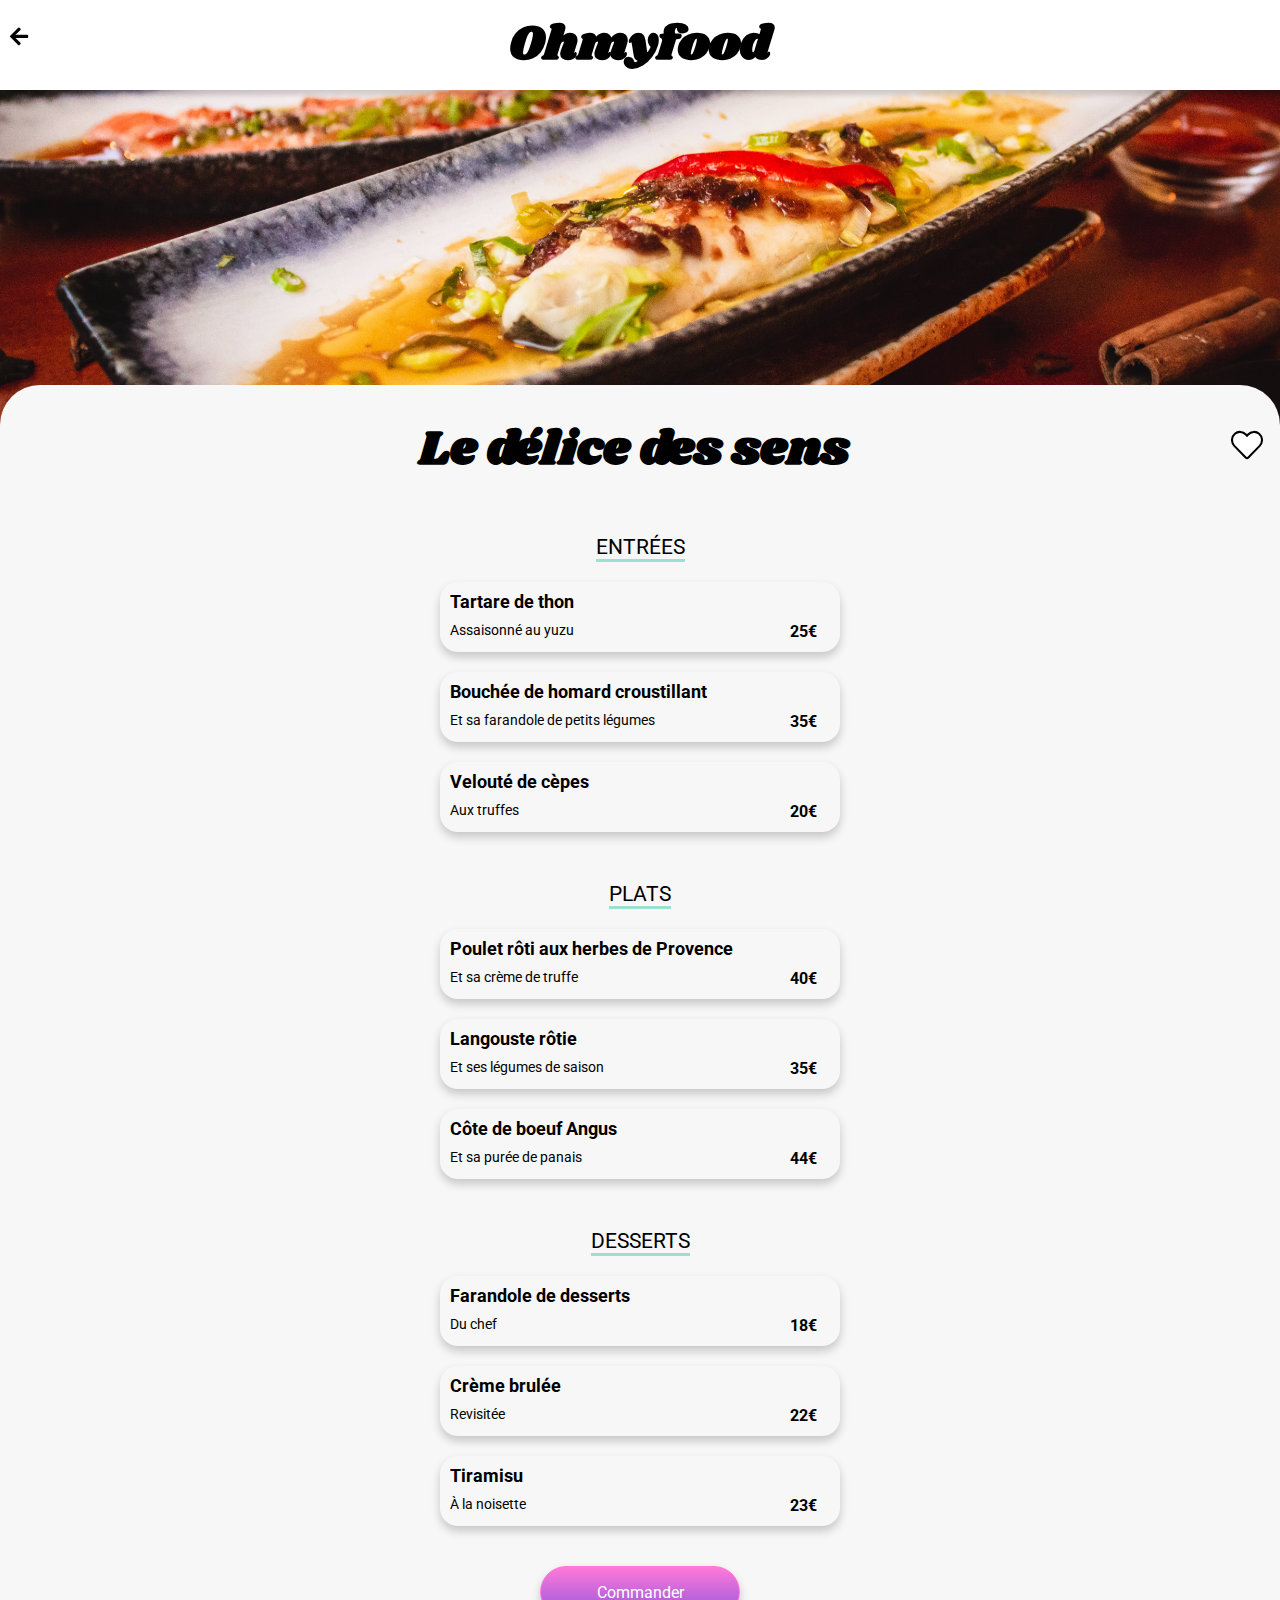
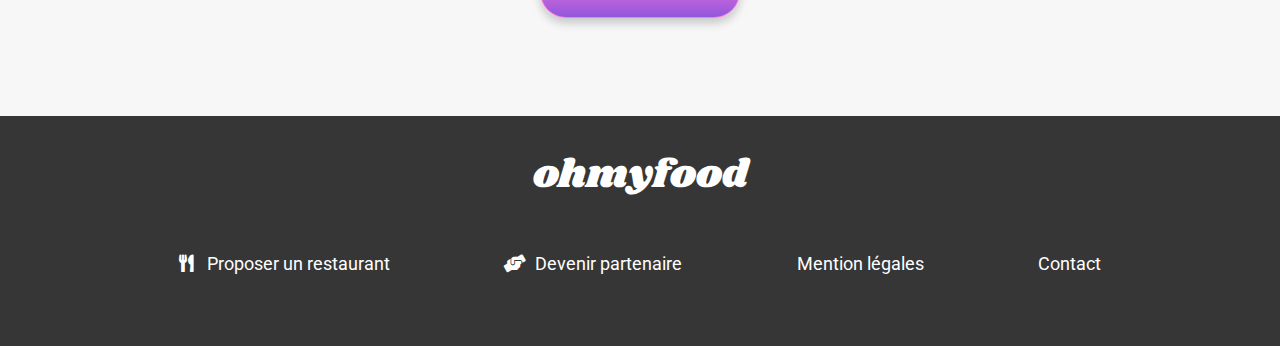
<file: html/le-delice-des-sens.html>
<!DOCTYPE html>
<html lang="en">
  <head>
    <link rel="stylesheet" href="../style.css" />
    <meta name="viewport" content="width=device-width, initial-scale=1.0" />
    <link rel="stylesheet" href="../logo/css/all.min.css" />
    <meta charset="UTF-8" />
    <title>À la française</title>
  </head>
  <body>
    <header class="header header--menu">
      <a href="../index.html"><i class="fas fa-arrow-left"></i></a>
      <h1 class="header__title">Ohmyfood</h1>
    </header>
    <div class="menu_background background--image--four"></div>
    <section class="menu">
      <div class="menu__title">
        <h2 class="menu__title__element">Le délice des sens</h2>
        <label class="heart-icon-menu"
          ><input type="checkbox" />
          <span
            ><svg
              class="svg-inline--fa fa-heart fa-w-16 empty"
              xmlns="http://www.w3.org/2000/svg"
              viewBox="0 0 512 512"
            >
              <path
                d="M462.3 62.6C407.5 15.9 326 24.3 275.7 76.2L256 96.5l-19.7-20.3C186.1 24.3 104.5 15.9 49.7 62.6c-62.8 53.6-66.1 149.8-9.9 207.9l193.5 199.8c12.5 12.9 32.8 12.9 45.3 0l193.5-199.8c56.3-58.1 53-154.3-9.8-207.9z"
              ></path>
            </svg>
            <svg
              class="svg-inline--fa fa-heart fa-w-16 full"
              xmlns="http://www.w3.org/2000/svg"
              viewBox="0 0 512 512"
            >
              <linearGradient id="svg__fill__color" x2="1" y2="1">
                <stop offset="0%" stop-color="#cc0066" />
                <stop offset="100%" stop-color="#cc0000" />
              </linearGradient>
              <path
                d="M462.3 62.6C407.5 15.9 326 24.3 275.7 76.2L256 96.5l-19.7-20.3C186.1 24.3 104.5 15.9 49.7 62.6c-62.8 53.6-66.1 149.8-9.9 207.9l193.5 199.8c12.5 12.9 32.8 12.9 45.3 0l193.5-199.8c56.3-58.1 53-154.3-9.8-207.9z"
              ></path>
            </svg>
          </span>
        </label>
      </div>
      <div class="menu__part">
        <h2 class="menu__part__title">ENTRÉES</h2>
        <label class="menu__card">
          <input type="checkbox" name="test" /><span class="slide_check">
            <i class="fas fa-check-circle"></i></span
          ><span class="description">
            <span class="upper">Tartare de thon</span>
            <span class="lower"
              ><span class="lower-text">Assaisonné au yuzu</span>
              <span class="price">25€</span>
            </span>
          </span>
        </label>
        <label class="menu__card"
          ><input type="checkbox" name="test" /><span class="slide_check">
            <i class="fas fa-check-circle"></i></span
          ><span class="description"
            ><span class="upper">Bouchée de homard croustillant </span>
            <span class="lower"
              ><span class="lower-text">Et sa farandole de petits légumes</span
              ><span class="price">35€</span></span
            >
          </span>
        </label>
        <label class="menu__card">
          <input type="checkbox" name="test" /><span class="slide_check">
            <i class="fas fa-check-circle"></i></span
          ><span class="description"
            ><span class="upper">Velouté de cèpes </span>
            <span class="lower">
              <span class="lower-text">Aux truffes</span>
              <span class="price">20€</span>
            </span>
          </span>
        </label>
      </div>
      <div class="menu__part">
        <h2 class="menu__part__title">PLATS</h2>
        <label class="menu__card"
          ><input type="checkbox" name="test" /><span class="slide_check">
            <i class="fas fa-check-circle"></i></span
          ><span class="description"
            ><span class="upper">Poulet rôti aux herbes de Provence </span>
            <span class="lower"
              ><span class="lower-text"> Et sa crème de truffe</span
              ><span class="price">40€</span></span
            >
          </span>
        </label>
        <label class="menu__card"
          ><input type="checkbox" name="test" /><span class="slide_check">
            <i class="fas fa-check-circle"></i></span
          ><span class="description"
            ><span class="upper">Langouste rôtie </span>
            <span class="lower"
              ><span class="lower-text">Et ses légumes de saison</span>
              <span class="price">35€</span></span
            >
          </span>
        </label>
        <label class="menu__card"
          ><input type="checkbox" name="test" /><span class="slide_check">
            <i class="fas fa-check-circle"></i></span
          ><span class="description"
            ><span class="upper"> Côte de boeuf Angus </span>
            <span class="lower"
              ><span class="lower-text">Et sa purée de panais</span
              ><span class="price">44€</span>
            </span>
          </span>
        </label>
      </div>
      <div class="menu__part">
        <h2 class="menu__part__title">DESSERTS</h2>
        <label class="menu__card"
          ><input type="checkbox" name="test" /><span class="slide_check">
            <i class="fas fa-check-circle"></i></span
          ><span class="description"
            ><span class="upper">Farandole de desserts</span>
            <span class="lower"
              ><span class="lower-text">Du chef</span>
              <span class="price">18€</span></span
            >
          </span>
        </label>
        <label class="menu__card"
          ><input type="checkbox" name="test" /><span class="slide_check">
            <i class="fas fa-check-circle"></i></span
          ><span class="description"
            ><span class="upper">Crème brulée </span>
            <span class="lower">
              <span class="lower-text">Revisitée</span>
              <span class="price">22€</span></span
            >
          </span>
        </label>
        <label class="menu__card">
          <input type="checkbox" name="test" />
          <span class="slide_check">
            <i class="fas fa-check-circle"></i>
          </span>
          <span class="description">
            <span class="upper"> Tiramisu </span>
            <span class="lower">
              <span class="lower-text">À la noisette</span>
              <span class="price">23€</span>
            </span>
          </span>
        </label>
      </div>
      <div class="menu__order">
        <button type="submit" class="btn_principal">Commander</button>
      </div>
    </section>
    <footer class="footer">
      <p class="footer__title">ohmyfood</p>
      <ul>
        <li class="footer__li">
          <a href="#"
            ><span><i class="fas fa-utensils"></i></span> Proposer un
            restaurant</a
          >
        </li>
        <li class="footer__li">
          <a href="#"
            ><span><i class="fas fa-hands-helping"></i></span> Devenir
            partenaire</a
          >
        </li>
        <li><a href="#">Mention légales</a></li>
        <li><a href="#">Contact</a></li>
      </ul>
    </footer>
  </body>
</html>
</file>
<file: style.css>
@import url("https://fonts.googleapis.com/css2?family=Shrikhand&display=swap");
@import url("https://fonts.googleapis.com/css2?family=Roboto:ital,wght@0,100;0,300;0,400;0,500;0,700;0,900;1,100;1,300;1,400;1,500;1,700;1,900&display=swap");
* {
  margin: 0;
  padding: 0;
}

.header__title {
  font-family: Shrikhand;
  font-size: 2.5em;
}

* {
  font-family: Roboto;
}

a {
  text-decoration: none;
}

li {
  list-style: none;
}

.localisation__element {
  font-size: 1.3em;
}

.introduction h2 {
  font-size: 1.3em;
}
.introduction p {
  font-size: 1.2em;
}

.fonctionnement__title {
  font-size: 1.4em;
}
.fonctionnement__content {
  font-size: 1.2em;
}
.fonctionnement .number {
  font-size: 0.8em;
}

.restaurant__description {
  font-size: 1.3em;
}
.restaurant .fa-heart {
  font-size: 1.3em;
}
.restaurant .new {
  font-size: 0.8em;
}

.footer__title {
  font-size: 1.3em;
}
.footer a {
  font-size: 1.1em;
}
.footer__li i {
  font-size: 1em;
}

.menu__title {
  font-size: 1.2em;
}
.menu__title__element {
  font-family: Shrikhand;
}
.menu__part__title {
  font-size: 1.3em;
  font-weight: normal;
}
.menu .menu__card {
  font-size: 1.1em;
}

.btn_principal {
  font-size: 1em;
}

.header--menu a {
  font-size: 1.3em;
}

.lower-text {
  font-size: 0.8em;
}

.upper {
  font-size: 1em;
  font-weight: bold;
}

.price {
  font-size: 0.9em;
  font-weight: bold;
}

.header {
  width: 100%;
  box-shadow: 0px 5px 5px rgba(0, 0, 0, 0.15);
}
.header__title {
  padding-bottom: 10px;
  padding-top: 10px;
  text-align: center;
}

.test {
  justify-content: space-between;
  display: flex;
}

.header--menu {
  z-index: 2;
  background-color: white;
  position: fixed;
}
.header--menu a {
  position: absolute;
  top: 25px;
  padding-left: 10px;
  display: block;
  color: black;
  font-size: 1.3em;
}

@media only screen and (min-width: 768px) {
  .header h1 {
    font-size: 3em;
  }
}
.fonctionnement {
  padding-top: 40px;
  padding-bottom: 40px;
}
.fonctionnement__title {
  margin-left: 20px;
}
.fonctionnement__card {
  margin: 20px auto;
  margin-left: 7%;
  width: 90%;
  box-shadow: 0px 5px 10px rgba(0, 0, 0, 0.2);
  border-radius: 20px;
  background-color: #f7f7f7;
  height: 80px;
}
.fonctionnement__content {
  max-width: 315px;
  min-width: 260px;
  font-weight: bold;
  position: relative;
  right: 10px;
  height: 100%;
  justify-content: space-between;
  display: flex;
  align-items: center;
}
.fonctionnement__content .number {
  font-weight: normal;
  color: white;
  padding: 5px 10px 5px 10px;
  border-radius: 100%;
  background-color: #9356dc;
}

@media only screen and (min-width: 768px) {
  .fonctionnement {
    margin-top: 5px;
    box-shadow: 0px 0px 7px black;
  }
  .fonctionnement__container {
    display: flex;
    justify-content: space-evenly;
    padding: 20px;
    flex-flow: wrap;
  }
  .fonctionnement__title {
    margin-left: 0px;
    text-align: center;
    font-family: Shrikhand;
    font-size: 2.5em;
  }
  .fonctionnement__card {
    margin-left: 10px;
    margin-right: 10px;
    width: 350px;
  }
}
.introduction {
  width: 100%;
  background-color: #f7f7f7;
  height: 335px;
}
.introduction__element {
  margin: auto;
  width: 95%;
  height: 90%;
  display: flex;
  flex-direction: column;
  justify-content: space-evenly;
  text-align: center;
}

@media only screen and (min-width: 768px) {
  .introduction h2 {
    font-size: 1.9em;
  }
  .introduction p {
    font-size: 1.5em;
  }
  .introduction .btn_principal {
    font-size: 1.2em;
  }
}
.localisation {
  background-color: rgba(0, 0, 0, 0.08);
  height: 60px;
  width: 100%;
}
.localisation__element {
  margin: auto;
  width: 180px;
  height: 100%;
  display: flex;
  justify-content: space-between;
  align-items: center;
  font-weight: bold;
}

@media only screen and (min-width: 768px) {
  .localisation__element {
    font-size: 1.5em;
    width: 200px;
  }
}
.restaurant {
  padding-bottom: 70px;
  background-color: #f7f7f7;
}
.restaurant__title {
  padding-left: 20px;
  padding-top: 50px;
}
.restaurant__card {
  display: flex;
  flex-direction: column;
  border-radius: 20px;
  margin: auto;
  margin-top: 30px;
  max-width: 350px;
  min-width: 245px;
  height: 270px;
  background-color: white;
  box-shadow: 0px 5px 10px rgba(0, 0, 0, 0.2);
}
.restaurant__card .heart-position {
  position: absolute;
  top: 215px;
  left: 295px;
}
.restaurant__card .new {
  display: inline-block;
  width: fit-content;
  border-radius: 2px;
  padding: 5px 10px;
  background-color: #99e2d0;
  color: #008563;
  position: relative;
  bottom: 240px;
  left: 260px;
}
.restaurant__image {
  border-radius: 20px 20px 0px 0px;
  width: 100%;
  height: 190px;
  object-fit: cover;
  object-position: center;
}
.restaurant__description {
  padding: 10px 20px;
  color: black;
  display: flex;
  justify-content: space-between;
}
.restaurant__description div :nth-child(1) {
  font-weight: bold;
}

@media only screen and (min-width: 768px) {
  .restaurant {
    margin-top: 5px;
  }
  .restaurant__title {
    margin-left: 0px;
    text-align: center;
    font-family: Shrikhand;
    font-size: 2.5em;
  }
  .restaurant__container {
    display: flex;
    flex-flow: wrap;
    width: 768px;
    margin: auto;
  }
}
@media only screen and (max-width: 320px) {
  .restaurant__card {
    width: 90%;
  }
  .restaurant__card .heart-position {
    left: 245px;
  }
  .restaurant__card .new {
    left: 210px;
    top: -250px;
  }
}
@media only screen and (max-width: 300px) {
  .heart-position {
    left: 210px !important;
  }

  .new {
    left: 175px !important;
  }
}
.footer {
  height: 200px;
  padding-top: 30px;
  padding-left: 30px;
  background-color: #363636;
}
.footer__title {
  font-family: Shrikhand;
  color: white;
  margin-bottom: 20px;
}
.footer a {
  margin-bottom: 10px;
  display: block;
  color: white;
}
.footer .fa-utensils {
  padding-right: 10px;
}
.footer .fa-hands-helping {
  padding-right: 5px;
}

@media only screen and (min-width: 768px) {
  .footer {
    padding-left: 0px;
  }
  .footer p {
    font-size: 2.5em;
    text-align: center;
  }
  .footer ul {
    display: flex;
    justify-content: space-evenly;
    width: 90%;
    margin: auto;
    margin-top: 50px;
  }
  .footer a {
    padding-bottom: 5px;
  }
  .footer a:hover {
    border-bottom: solid 2px white;
  }
}
.menu {
  position: relative;
  margin-top: -65px;
  border-radius: 40px 40px 0 0;
  background-color: #f7f7f7;
}
.menu__title {
  align-items: center;
  display: flex;
  justify-content: space-between;
  padding: 30px 20px 0px 20px;
}
.menu__part {
  margin-bottom: 40px;
  padding-left: 5%;
  margin-top: 50px;
}
.menu__part__title {
  border-bottom: 3px solid #99e2d0;
  width: 50px;
}
.menu__part .menu__card {
  margin-top: 20px;
  margin-bottom: 20px;
  flex-direction: row-reverse;
  justify-content: space-between;
  display: flex;
  width: 95%;
  height: 70px;
  position: relative;
  overflow: hidden;
  box-shadow: 0px 5px 10px rgba(0, 0, 0, 0.2);
  border-radius: 18px;
}
.menu__part .menu__card__description {
  padding-left: 10px;
  display: flex;
  flex-direction: column;
  justify-content: space-evenly;
}
.menu__part .menu__card .price {
  padding-bottom: 11px;
  align-self: flex-end;
  padding-right: 5px;
}
.menu .menu__order {
  height: 150px;
}
.menu .menu__order .btn_principal {
  display: block;
  width: 200px;
  height: 52px;
  margin: auto;
}

@media only screen and (min-width: 768px) {
  .menu {
    margin-top: -315px;
  }
  .menu__title__element {
    padding-left: 30px;
    font-size: 2.5em;
    margin: auto;
  }
  .menu__part {
    padding-left: 0;
    width: 100%;
  }
  .menu__part__container {
    display: flex;
  }
  .menu__part__title {
    width: fit-content;
    margin: auto;
  }
  .menu .menu__card {
    margin: 20px auto;
    width: 400px;
  }
}
/**-------------------------------------**/
.description {
  padding-top: 10px;
  width: 93%;
  display: flex;
  flex-direction: column;
  justify-content: space-between;
  padding-left: 10px;
}

input[type=checkbox] {
  opacity: 0;
}

input[type=checkbox]:checked + .slide_check {
  right: 0px;
  transition: right 0.5s;
}
input[type=checkbox]:checked + .slide_check .fa-check-circle {
  transform: rotate(360deg);
  transition-duration: 0.8s;
}

.fa-check-circle {
  font-size: 1.4em;
  padding: 24px 19px;
  color: white;
  transform: rotate(0deg);
}

input[type=checkbox]:not(:checked) + .slide_check {
  transition: right 0.8s;
}

.slide_check {
  display: flex;
  position: absolute;
  right: -70px;
  background: #99e2d0;
  height: 100%;
  width: 70px;
  color: green;
}

.lower-text {
  padding-right: 10px;
  text-overflow: ellipsis;
  white-space: nowrap;
  overflow: hidden;
  display: block;
}

input[type=checkbox]:checked ~ .description .upper {
  max-width: 70%;
  transition: max-width 0.3s;
}

input[type=checkbox]:not(:checked) ~ .description .upper {
  max-width: 100%;
  transition: max-width 0.8s;
}

input[type=checkbox]:checked ~ .description .lower-text {
  max-width: 60%;
  transition: max-width 0.3s;
}

input[type=checkbox]:not(:checked) ~ .description .lower-text {
  max-width: 100%;
  transition: max-width 0.8s;
}

input[type=checkbox]:checked ~ .description .lower .price {
  transform: translateX(-60px);
  transition: transform 0.5s;
}

input[type=checkbox]:not(:checked) ~ .description .lower .price {
  transform: translateX(0px);
  transition: transform 0.8s;
}

.lower {
  display: flex;
  justify-content: space-between;
}

.upper {
  display: block;
  text-overflow: ellipsis;
  white-space: nowrap;
  overflow: hidden;
  display: block;
}

.btn_principal {
  width: fit-content;
  height: 60px;
  align-self: center;
  padding: 15px;
  border-radius: 40px;
  background: linear-gradient(#ff79da, #9356dc);
  border: solid 1px #ff79da;
  color: white;
  box-shadow: 0px 5px 10px rgba(0, 0, 0, 0.2);
}
.btn_principal:hover {
  box-shadow: 0px 2px 10px rgba(0, 0, 0, 0.5);
  background: linear-gradient(#ff93e1, #a16be0);
}

.loader_container {
  z-index: 5;
  display: block;
  position: fixed;
  left: 0;
  right: 0;
  bottom: 0;
  top: 0;
  background-color: #9356dc;
  display: flex;
  height: 100vh;
  animation: display 0.4s ease-out forwards;
  animation-delay: 2s;
}

.loader {
  justify-content: center;
  height: 200px;
  width: 200px;
  display: block;
  position: relative;
  margin: auto;
}

.loader-quart {
  border-radius: 200px;
  border: 15px solid rgba(255, 255, 255, 0.4);
}

.loader-quart::after {
  content: "";
  position: absolute;
  top: -15px;
  right: -15px;
  bottom: -15px;
  left: -15px;
  border-top: 15px solid white;
  border-radius: 200px;
  border: 15px solid transparent;
  border-top-color: white;
  animation: spin 1s linear infinite;
}

.fa-heart {
  position: absolute;
  width: 32px;
  height: 30px;
  fill: url(#svg__fill__color);
  stroke: black;
  stroke-width: 35px;
  z-index: 1;
  transition: transform 0.3s;
  transform-origin: center;
}
.fa-heart.empty {
  fill: white;
}
.fa-heart.full {
  stroke-width: 0;
  transform: scale(0);
}

.heart-icon {
  display: block;
  position: absolute;
  width: 42px;
  height: 40px;
}

.heart-icon-menu {
  display: block;
  position: relative;
  width: 42px;
  height: 40px;
}

input[type=checkbox] {
  opacity: 0;
}

input[type=checkbox]:checked + span .full {
  transform: scale(1);
}

@keyframes slideup {
  0% {
    transform: translateY(100px);
    opacity: 0;
  }
  100% {
    transform: translateY(0px);
    opacity: 1;
  }
}
@keyframes spin {
  0% {
    transform: rotate(0deg);
  }
  100% {
    transform: rotate(360deg);
  }
}
@keyframes display {
  from {
    opacity: 1;
    pointer-events: auto;
  }
  to {
    opacity: 0;
    z-index: -1;
    pointer-events: none;
  }
}
.menu__card:nth-child(1) {
  animation-name: slideup;
  animation-duration: 0.5s;
  animation-fill-mode: forwards;
}
.menu__card:nth-child(2) {
  animation-name: slideup;
  animation-duration: 1s;
  animation-fill-mode: forwards;
}
.menu__card:nth-child(3) {
  animation-name: slideup;
  animation-duration: 1.5s;
  animation-fill-mode: forwards;
}
.menu__card:nth-child(4) {
  animation-name: slideup;
  animation-duration: 2s;
  animation-fill-mode: forwards;
}
.menu__card:nth-child(5) {
  animation-name: slideup;
  animation-duration: 2.5s;
  animation-fill-mode: forwards;
}

.menu h2 {
  animation-name: slideup;
  animation-duration: 1s;
  animation-fill-mode: forwards;
}

.menu__order {
  animation-name: slideup;
  animation-duration: 1.5s;
  animation-fill-mode: forwards;
}

.background--image--three {
  background-repeat: no-repeat;
  background-attachment: fixed;
  height: 350px;
  background-size: contain;
  background-image: url("./images/restaurants/fr.jpg");
  background-position: 0 68px;
}

@media only screen and (min-width: 768px) {
  .background--image--three {
    background-size: cover;
    height: 700px;
    background-position: center -350px;
  }
}
.background--image--two {
  background-repeat: no-repeat;
  background-attachment: fixed;
  height: 350px;
  background-size: contain;
  background-image: url("./images/restaurants/note.jpg");
  background-position: 0 -15px;
}

@media only screen and (min-width: 768px) {
  .background--image--two {
    background-size: cover;
    height: 700px;
    background-position: center -300px;
  }
}
.background--image--one {
  background-repeat: no-repeat;
  background-attachment: fixed;
  height: 350px;
  background-size: contain;
  background-image: url("./images/restaurants/palette.jpg");
  background-position: 0 68px;
}

@media only screen and (min-width: 768px) {
  .background--image--one {
    background-size: cover;
    height: 700px;
    background-position: center -300px;
  }
}
.background--image--four {
  background-repeat: no-repeat;
  background-attachment: fixed;
  height: 350px;
  background-size: contain;
  background-image: url("./images/restaurants/sens.jpg");
  background-position: center -263px;
  background-size: cover;
}

@media only screen and (min-width: 768px) {
  .background--image--four {
    height: 700px;
    background-position: center -345px;
  }
}

/*# sourceMappingURL=style.css.map */
</file>
